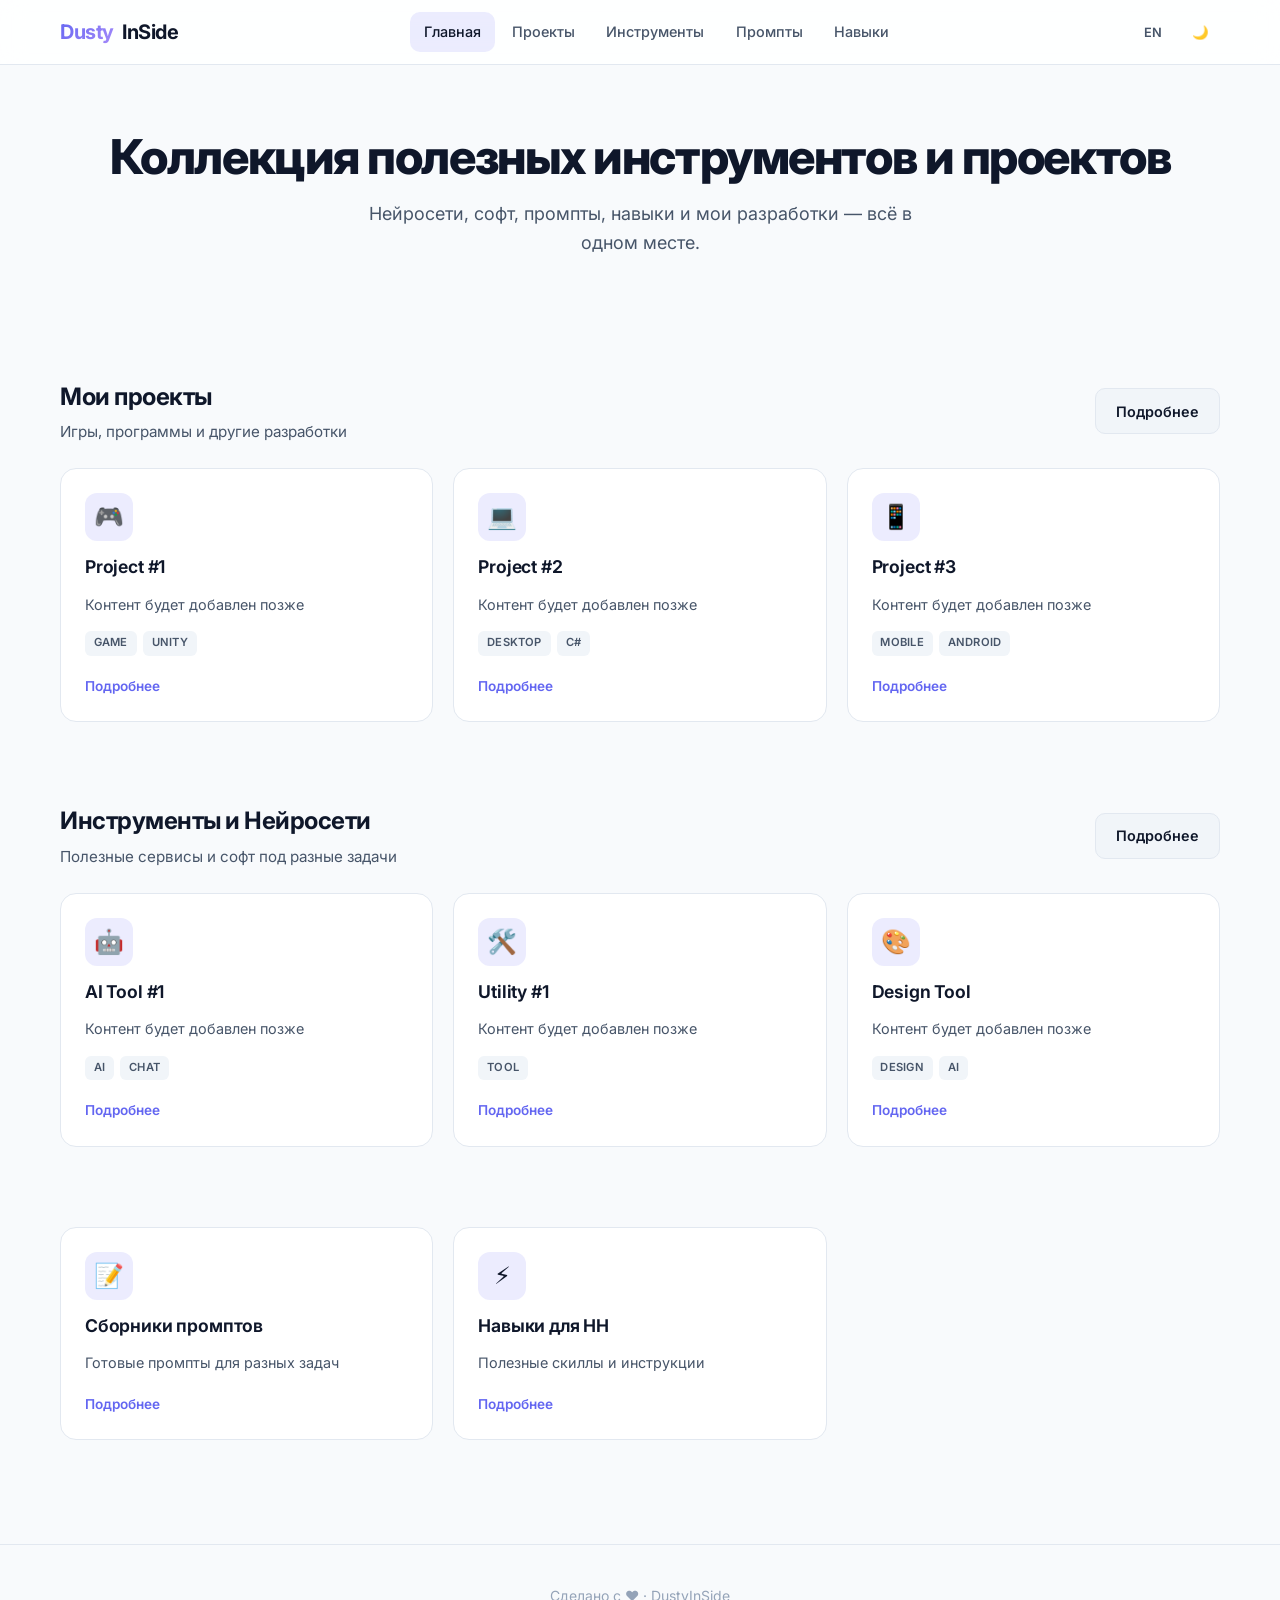
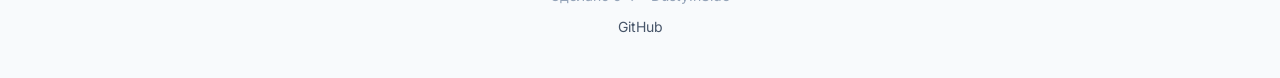
<file: index.html>
<!DOCTYPE html>
<html lang="ru">
<head>
  <meta charset="UTF-8" />
  <meta name="viewport" content="width=device-width, initial-scale=1.0" />
  <meta name="description" content="DustyInSide — коллекция полезных инструментов, нейросетей, промптов и проектов" />
  <title>DustyInSide</title>

  <!-- Fonts -->
  <link rel="preconnect" href="https://fonts.googleapis.com" />
  <link rel="preconnect" href="https://fonts.gstatic.com" crossorigin />
  <link href="https://fonts.googleapis.com/css2?family=Inter:wght@400;500;600;700;800&display=swap" rel="stylesheet" />

  <link rel="stylesheet" href="css/style.css" />
</head>
<body>
  <!-- Header -->
  <header class="header">
    <div class="container header-inner">
      <a href="index.html" class="logo">
        <span>Dusty</span>InSide
      </a>

      <nav class="nav" id="nav">
        <a href="index.html" class="nav-link active" data-i18n="nav_home">Главная</a>
        <a href="projects.html" class="nav-link" data-i18n="nav_projects">Проекты</a>
        <a href="tools.html" class="nav-link" data-i18n="nav_tools">Инструменты</a>
        <a href="prompts.html" class="nav-link" data-i18n="nav_prompts">Промпты</a>
        <a href="skills.html" class="nav-link" data-i18n="nav_skills">Навыки</a>
      </nav>

      <div class="header-actions">
        <button class="icon-btn lang-btn" id="lang-btn" title="Switch language">EN</button>
        <button class="icon-btn" id="theme-btn" title="Toggle theme">
          <span id="theme-icon">🌙</span>
        </button>
        <button class="menu-toggle" id="menu-toggle" aria-label="Menu">
          <svg width="22" height="22" viewBox="0 0 24 24" fill="none" stroke="currentColor" stroke-width="2">
            <path d="M4 6h16M4 12h16M4 18h16"/>
          </svg>
        </button>
      </div>
    </div>
  </header>

  <!-- Main -->
  <main>
    <!-- Hero -->
    <section class="hero">
      <div class="container">
        <h1 data-i18n="hero_title">Коллекция полезных инструментов и проектов</h1>
        <p data-i18n="hero_desc">Нейросети, софт, промпты, навыки и мои разработки — всё в одном месте.</p>
      </div>
    </section>

    <!-- Projects Preview -->
    <section class="section">
      <div class="container">
        <div class="section-header">
          <div>
            <h2 class="section-title" data-i18n="section_projects">Мои проекты</h2>
            <p class="section-subtitle" data-i18n="section_projects_sub">Игры, программы и другие разработки</p>
          </div>
          <a href="projects.html" class="btn btn-secondary" data-i18n="more">Подробнее</a>
        </div>

        <div class="cards-grid">
          <!-- Placeholder cards -->
          <article class="card" data-modal='{"icon":"🎮","title":"Project Placeholder","body":"Описание проекта будет добавлено позже. <br><br>Description will be added later.","link":"#"}'>
            <div class="card-icon">🎮</div>
            <h3 class="card-title">Project #1</h3>
            <p class="card-desc" data-i18n="placeholder_desc">Контент будет добавлен позже</p>
            <div class="card-tags">
              <span class="tag">Game</span>
              <span class="tag">Unity</span>
            </div>
            <span class="card-link" data-i18n="more">Подробнее →</span>
          </article>

          <article class="card" data-modal='{"icon":"💻","title":"App Placeholder","body":"Описание проекта будет добавлено позже.","link":"#"}'>
            <div class="card-icon">💻</div>
            <h3 class="card-title">Project #2</h3>
            <p class="card-desc" data-i18n="placeholder_desc">Контент будет добавлен позже</p>
            <div class="card-tags">
              <span class="tag">Desktop</span>
              <span class="tag">C#</span>
            </div>
            <span class="card-link" data-i18n="more">Подробнее →</span>
          </article>

          <article class="card" data-modal='{"icon":"📱","title":"Mobile Placeholder","body":"Описание проекта будет добавлено позже.","link":"#"}'>
            <div class="card-icon">📱</div>
            <h3 class="card-title">Project #3</h3>
            <p class="card-desc" data-i18n="placeholder_desc">Контент будет добавлен позже</p>
            <div class="card-tags">
              <span class="tag">Mobile</span>
              <span class="tag">Android</span>
            </div>
            <span class="card-link" data-i18n="more">Подробнее →</span>
          </article>
        </div>
      </div>
    </section>

    <!-- Tools Preview -->
    <section class="section">
      <div class="container">
        <div class="section-header">
          <div>
            <h2 class="section-title" data-i18n="section_tools">Инструменты и Нейросети</h2>
            <p class="section-subtitle" data-i18n="section_tools_sub">Полезные сервисы и софт под разные задачи</p>
          </div>
          <a href="tools.html" class="btn btn-secondary" data-i18n="more">Подробнее</a>
        </div>

        <div class="cards-grid">
          <article class="card" data-modal='{"icon":"🤖","title":"AI Tool","body":"Описание инструмента будет добавлено позже.","link":"#"}'>
            <div class="card-icon">🤖</div>
            <h3 class="card-title">AI Tool #1</h3>
            <p class="card-desc" data-i18n="placeholder_desc">Контент будет добавлен позже</p>
            <div class="card-tags">
              <span class="tag">AI</span>
              <span class="tag">Chat</span>
            </div>
            <span class="card-link" data-i18n="more">Подробнее →</span>
          </article>

          <article class="card" data-modal='{"icon":"🛠️","title":"Utility","body":"Описание будет добавлено позже.","link":"#"}'>
            <div class="card-icon">🛠️</div>
            <h3 class="card-title">Utility #1</h3>
            <p class="card-desc" data-i18n="placeholder_desc">Контент будет добавлен позже</p>
            <div class="card-tags">
              <span class="tag">Tool</span>
            </div>
            <span class="card-link" data-i18n="more">Подробнее →</span>
          </article>

          <article class="card" data-modal='{"icon":"🎨","title":"Design Tool","body":"Описание будет добавлено позже.","link":"#"}'>
            <div class="card-icon">🎨</div>
            <h3 class="card-title">Design Tool</h3>
            <p class="card-desc" data-i18n="placeholder_desc">Контент будет добавлен позже</p>
            <div class="card-tags">
              <span class="tag">Design</span>
              <span class="tag">AI</span>
            </div>
            <span class="card-link" data-i18n="more">Подробнее →</span>
          </article>
        </div>
      </div>
    </section>

    <!-- Prompts & Skills teaser -->
    <section class="section">
      <div class="container">
        <div class="cards-grid">
          <a href="prompts.html" class="card" style="text-decoration:none;">
            <div class="card-icon">📝</div>
            <h3 class="card-title" data-i18n="section_prompts">Сборники промптов</h3>
            <p class="card-desc" data-i18n="section_prompts_sub">Готовые промпты для разных задач</p>
            <span class="card-link" data-i18n="more">Подробнее →</span>
          </a>

          <a href="skills.html" class="card" style="text-decoration:none;">
            <div class="card-icon">⚡</div>
            <h3 class="card-title" data-i18n="section_skills">Навыки для НН</h3>
            <p class="card-desc" data-i18n="section_skills_sub">Полезные скиллы и инструкции</p>
            <span class="card-link" data-i18n="more">Подробнее →</span>
          </a>
        </div>
      </div>
    </section>
  </main>

  <!-- Footer -->
  <footer class="footer">
    <div class="container">
      <p data-i18n="footer_text">Сделано с ♥ · DustyInSide</p>
      <p style="margin-top:0.5rem;">
        <a href="https://github.com/DustixLive/DustyInSide" target="_blank" rel="noopener">GitHub</a>
      </p>
    </div>
  </footer>

  <!-- Modal -->
  <div class="modal-overlay" id="modal-overlay">
    <div class="modal">
      <button class="modal-close" onclick="closeModal()" aria-label="Close">✕</button>
      <div class="modal-icon">📂</div>
      <h2 class="modal-title">Title</h2>
      <div class="modal-body">Content</div>
      <div class="modal-actions"></div>
    </div>
  </div>

  <script src="js/main.js"></script>
</body>
</html>
</file>
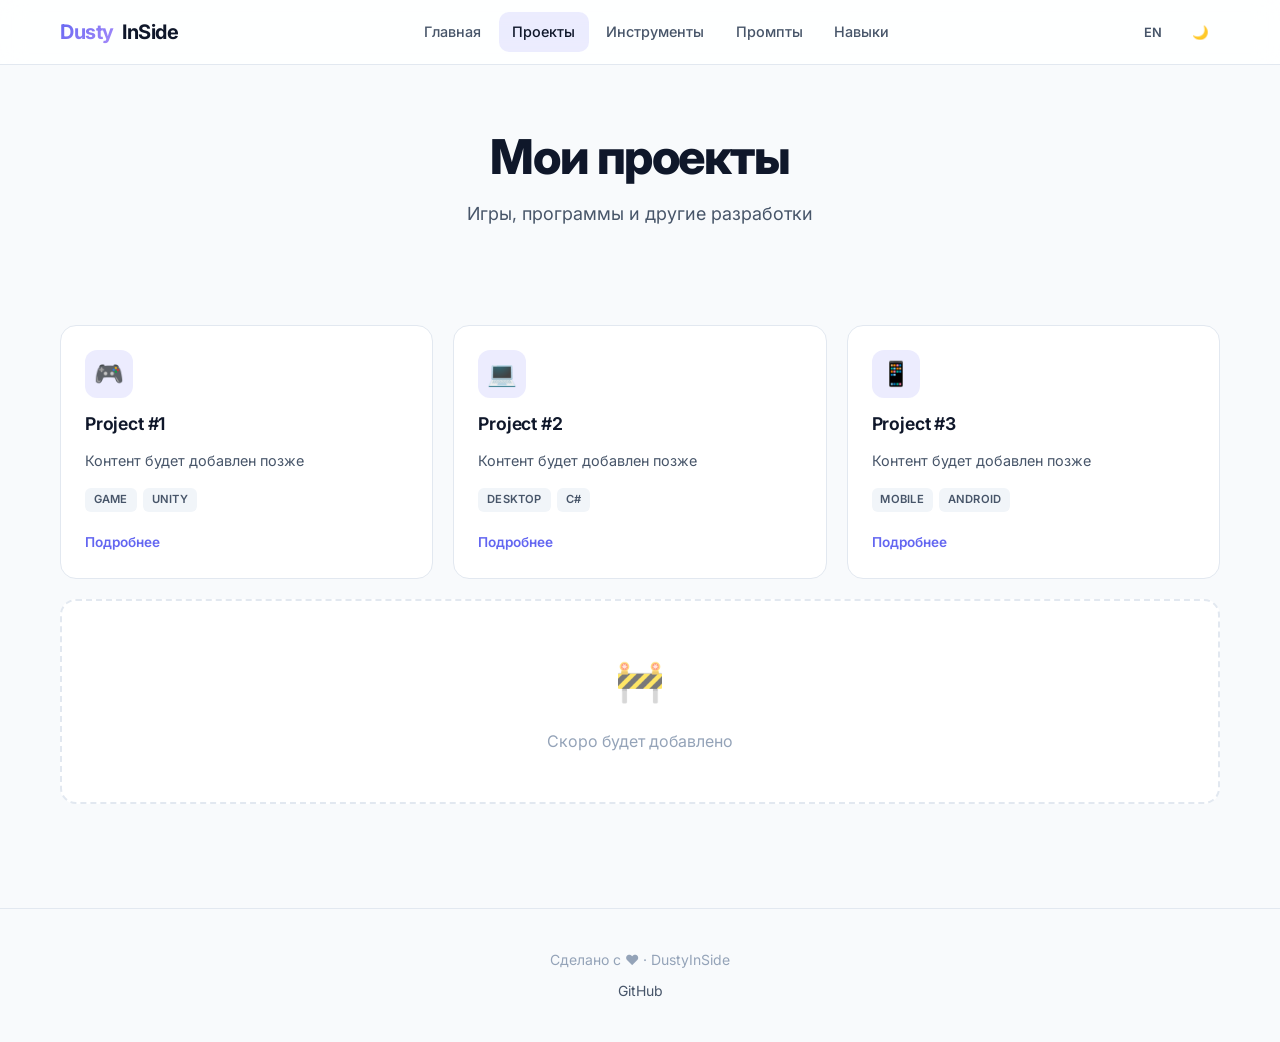
<file: projects.html>
<!DOCTYPE html>
<html lang="ru">
<head>
  <meta charset="UTF-8" />
  <meta name="viewport" content="width=device-width, initial-scale=1.0" />
  <title>Projects — DustyInSide</title>
  <link rel="preconnect" href="https://fonts.googleapis.com" />
  <link rel="preconnect" href="https://fonts.gstatic.com" crossorigin />
  <link href="https://fonts.googleapis.com/css2?family=Inter:wght@400;500;600;700;800&display=swap" rel="stylesheet" />
  <link rel="stylesheet" href="css/style.css" />
</head>
<body>
  <header class="header">
    <div class="container header-inner">
      <a href="index.html" class="logo"><span>Dusty</span>InSide</a>
      <nav class="nav" id="nav">
        <a href="index.html" class="nav-link" data-i18n="nav_home">Главная</a>
        <a href="projects.html" class="nav-link active" data-i18n="nav_projects">Проекты</a>
        <a href="tools.html" class="nav-link" data-i18n="nav_tools">Инструменты</a>
        <a href="prompts.html" class="nav-link" data-i18n="nav_prompts">Промпты</a>
        <a href="skills.html" class="nav-link" data-i18n="nav_skills">Навыки</a>
      </nav>
      <div class="header-actions">
        <button class="icon-btn lang-btn" id="lang-btn">EN</button>
        <button class="icon-btn" id="theme-btn"><span id="theme-icon">🌙</span></button>
        <button class="menu-toggle" id="menu-toggle" aria-label="Menu">
          <svg width="22" height="22" viewBox="0 0 24 24" fill="none" stroke="currentColor" stroke-width="2"><path d="M4 6h16M4 12h16M4 18h16"/></svg>
        </button>
      </div>
    </div>
  </header>

  <main>
    <section class="hero" style="padding-bottom:1.5rem;">
      <div class="container">
        <h1 data-i18n="section_projects">Мои проекты</h1>
        <p data-i18n="section_projects_sub">Игры, программы и другие разработки</p>
      </div>
    </section>

    <section class="section">
      <div class="container">
        <div class="cards-grid">
          <article class="card" data-modal='{"icon":"🎮","title":"Project #1","body":"Полное описание проекта будет здесь.<br><br>Full project description will be here.","link":"#"}'>
            <div class="card-icon">🎮</div>
            <h3 class="card-title">Project #1</h3>
            <p class="card-desc" data-i18n="placeholder_desc">Контент будет добавлен позже</p>
            <div class="card-tags"><span class="tag">Game</span><span class="tag">Unity</span></div>
            <span class="card-link" data-i18n="more">Подробнее →</span>
          </article>

          <article class="card" data-modal='{"icon":"💻","title":"Project #2","body":"Описание будет добавлено позже.","link":"#"}'>
            <div class="card-icon">💻</div>
            <h3 class="card-title">Project #2</h3>
            <p class="card-desc" data-i18n="placeholder_desc">Контент будет добавлен позже</p>
            <div class="card-tags"><span class="tag">Desktop</span><span class="tag">C#</span></div>
            <span class="card-link" data-i18n="more">Подробнее →</span>
          </article>

          <article class="card" data-modal='{"icon":"📱","title":"Project #3","body":"Описание будет добавлено позже.","link":"#"}'>
            <div class="card-icon">📱</div>
            <h3 class="card-title">Project #3</h3>
            <p class="card-desc" data-i18n="placeholder_desc">Контент будет добавлен позже</p>
            <div class="card-tags"><span class="tag">Mobile</span><span class="tag">Android</span></div>
            <span class="card-link" data-i18n="more">Подробнее →</span>
          </article>

          <!-- Empty state example -->
          <div class="placeholder" style="grid-column: 1 / -1;">
            <div class="placeholder-icon">🚧</div>
            <p data-i18n="coming_soon">Скоро будет добавлено</p>
          </div>
        </div>
      </div>
    </section>
  </main>

  <footer class="footer">
    <div class="container">
      <p data-i18n="footer_text">Сделано с ♥ · DustyInSide</p>
      <p style="margin-top:0.5rem;"><a href="https://github.com/DustixLive/DustyInSide" target="_blank" rel="noopener">GitHub</a></p>
    </div>
  </footer>

  <div class="modal-overlay" id="modal-overlay">
    <div class="modal">
      <button class="modal-close" onclick="closeModal()">✕</button>
      <div class="modal-icon">📂</div>
      <h2 class="modal-title">Title</h2>
      <div class="modal-body">Content</div>
      <div class="modal-actions"></div>
    </div>
  </div>

  <script src="js/main.js"></script>
</body>
</html>
</file>
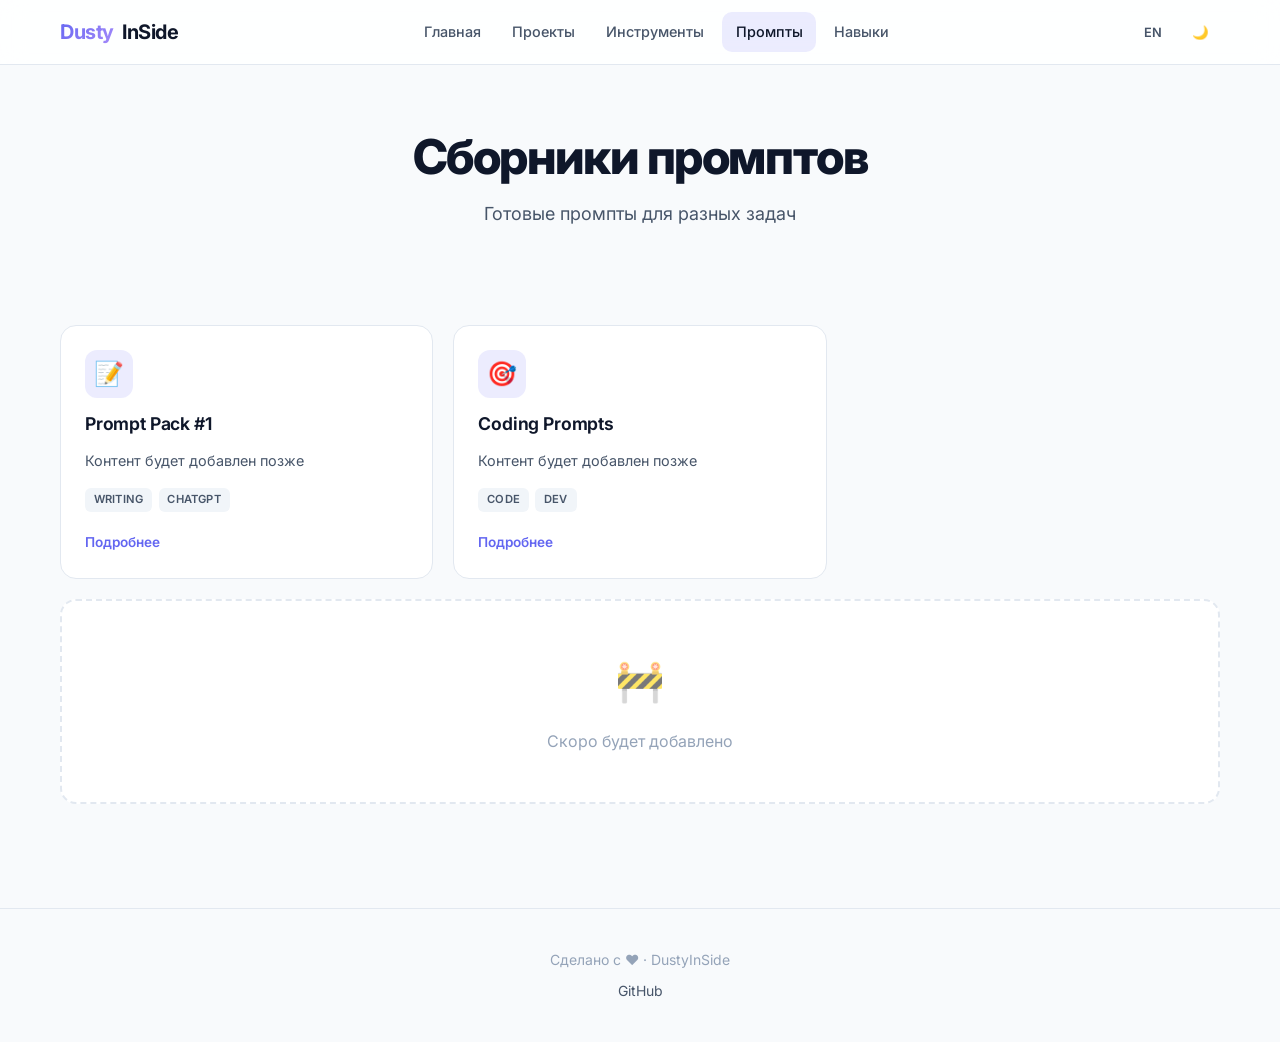
<file: prompts.html>
<!DOCTYPE html>
<html lang="ru">
<head>
  <meta charset="UTF-8" />
  <meta name="viewport" content="width=device-width, initial-scale=1.0" />
  <title>Prompts — DustyInSide</title>
  <link rel="preconnect" href="https://fonts.googleapis.com" />
  <link rel="preconnect" href="https://fonts.gstatic.com" crossorigin />
  <link href="https://fonts.googleapis.com/css2?family=Inter:wght@400;500;600;700;800&display=swap" rel="stylesheet" />
  <link rel="stylesheet" href="css/style.css" />
</head>
<body>
  <header class="header">
    <div class="container header-inner">
      <a href="index.html" class="logo"><span>Dusty</span>InSide</a>
      <nav class="nav" id="nav">
        <a href="index.html" class="nav-link" data-i18n="nav_home">Главная</a>
        <a href="projects.html" class="nav-link" data-i18n="nav_projects">Проекты</a>
        <a href="tools.html" class="nav-link" data-i18n="nav_tools">Инструменты</a>
        <a href="prompts.html" class="nav-link active" data-i18n="nav_prompts">Промпты</a>
        <a href="skills.html" class="nav-link" data-i18n="nav_skills">Навыки</a>
      </nav>
      <div class="header-actions">
        <button class="icon-btn lang-btn" id="lang-btn">EN</button>
        <button class="icon-btn" id="theme-btn"><span id="theme-icon">🌙</span></button>
        <button class="menu-toggle" id="menu-toggle" aria-label="Menu">
          <svg width="22" height="22" viewBox="0 0 24 24" fill="none" stroke="currentColor" stroke-width="2"><path d="M4 6h16M4 12h16M4 18h16"/></svg>
        </button>
      </div>
    </div>
  </header>

  <main>
    <section class="hero" style="padding-bottom:1.5rem;">
      <div class="container">
        <h1 data-i18n="section_prompts">Сборники промптов</h1>
        <p data-i18n="section_prompts_sub">Готовые промпты для разных задач</p>
      </div>
    </section>

    <section class="section">
      <div class="container">
        <div class="cards-grid">
          <article class="card" data-modal='{"icon":"📝","title":"Prompt Pack #1","body":"Описание сборника промптов будет здесь.","link":"#"}'>
            <div class="card-icon">📝</div>
            <h3 class="card-title">Prompt Pack #1</h3>
            <p class="card-desc" data-i18n="placeholder_desc">Контент будет добавлен позже</p>
            <div class="card-tags"><span class="tag">Writing</span><span class="tag">ChatGPT</span></div>
            <span class="card-link" data-i18n="more">Подробнее →</span>
          </article>

          <article class="card" data-modal='{"icon":"🎯","title":"Coding Prompts","body":"Описание будет добавлено позже.","link":"#"}'>
            <div class="card-icon">🎯</div>
            <h3 class="card-title">Coding Prompts</h3>
            <p class="card-desc" data-i18n="placeholder_desc">Контент будет добавлен позже</p>
            <div class="card-tags"><span class="tag">Code</span><span class="tag">Dev</span></div>
            <span class="card-link" data-i18n="more">Подробнее →</span>
          </article>

          <div class="placeholder" style="grid-column: 1 / -1;">
            <div class="placeholder-icon">🚧</div>
            <p data-i18n="coming_soon">Скоро будет добавлено</p>
          </div>
        </div>
      </div>
    </section>
  </main>

  <footer class="footer">
    <div class="container">
      <p data-i18n="footer_text">Сделано с ♥ · DustyInSide</p>
      <p style="margin-top:0.5rem;"><a href="https://github.com/DustixLive/DustyInSide" target="_blank" rel="noopener">GitHub</a></p>
    </div>
  </footer>

  <div class="modal-overlay" id="modal-overlay">
    <div class="modal">
      <button class="modal-close" onclick="closeModal()">✕</button>
      <div class="modal-icon">📂</div>
      <h2 class="modal-title">Title</h2>
      <div class="modal-body">Content</div>
      <div class="modal-actions"></div>
    </div>
  </div>

  <script src="js/main.js"></script>
</body>
</html>
</file>
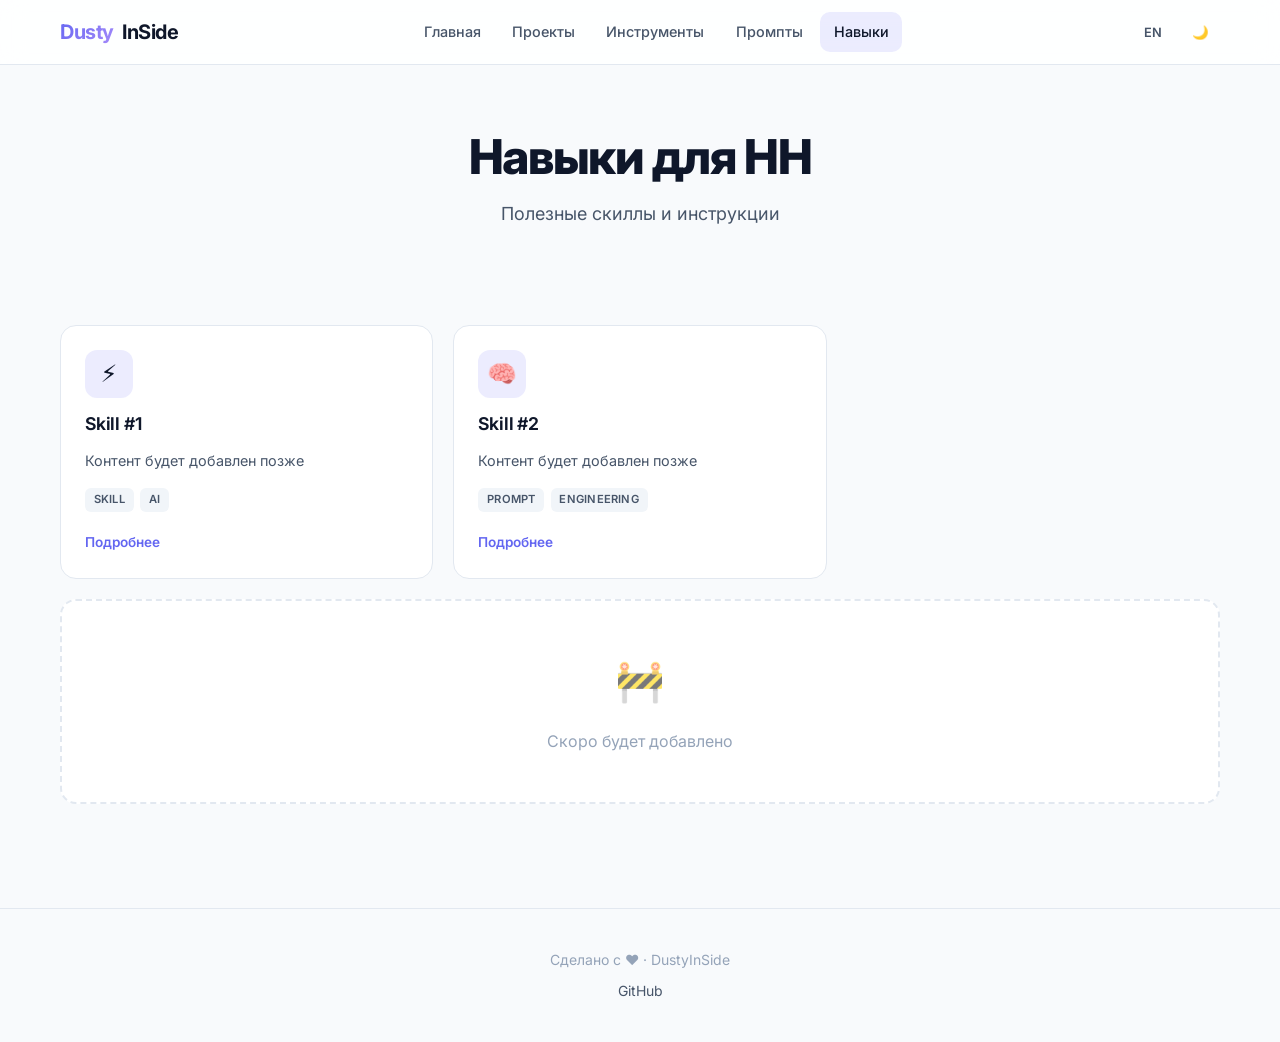
<file: skills.html>
<!DOCTYPE html>
<html lang="ru">
<head>
  <meta charset="UTF-8" />
  <meta name="viewport" content="width=device-width, initial-scale=1.0" />
  <title>Skills — DustyInSide</title>
  <link rel="preconnect" href="https://fonts.googleapis.com" />
  <link rel="preconnect" href="https://fonts.gstatic.com" crossorigin />
  <link href="https://fonts.googleapis.com/css2?family=Inter:wght@400;500;600;700;800&display=swap" rel="stylesheet" />
  <link rel="stylesheet" href="css/style.css" />
</head>
<body>
  <header class="header">
    <div class="container header-inner">
      <a href="index.html" class="logo"><span>Dusty</span>InSide</a>
      <nav class="nav" id="nav">
        <a href="index.html" class="nav-link" data-i18n="nav_home">Главная</a>
        <a href="projects.html" class="nav-link" data-i18n="nav_projects">Проекты</a>
        <a href="tools.html" class="nav-link" data-i18n="nav_tools">Инструменты</a>
        <a href="prompts.html" class="nav-link" data-i18n="nav_prompts">Промпты</a>
        <a href="skills.html" class="nav-link active" data-i18n="nav_skills">Навыки</a>
      </nav>
      <div class="header-actions">
        <button class="icon-btn lang-btn" id="lang-btn">EN</button>
        <button class="icon-btn" id="theme-btn"><span id="theme-icon">🌙</span></button>
        <button class="menu-toggle" id="menu-toggle" aria-label="Menu">
          <svg width="22" height="22" viewBox="0 0 24 24" fill="none" stroke="currentColor" stroke-width="2"><path d="M4 6h16M4 12h16M4 18h16"/></svg>
        </button>
      </div>
    </div>
  </header>

  <main>
    <section class="hero" style="padding-bottom:1.5rem;">
      <div class="container">
        <h1 data-i18n="section_skills">Навыки для НН</h1>
        <p data-i18n="section_skills_sub">Полезные скиллы и инструкции</p>
      </div>
    </section>

    <section class="section">
      <div class="container">
        <div class="cards-grid">
          <article class="card" data-modal='{"icon":"⚡","title":"Skill #1","body":"Описание навыка будет здесь.","link":"#"}'>
            <div class="card-icon">⚡</div>
            <h3 class="card-title">Skill #1</h3>
            <p class="card-desc" data-i18n="placeholder_desc">Контент будет добавлен позже</p>
            <div class="card-tags"><span class="tag">Skill</span><span class="tag">AI</span></div>
            <span class="card-link" data-i18n="more">Подробнее →</span>
          </article>

          <article class="card" data-modal='{"icon":"🧠","title":"Skill #2","body":"Описание будет добавлено позже.","link":"#"}'>
            <div class="card-icon">🧠</div>
            <h3 class="card-title">Skill #2</h3>
            <p class="card-desc" data-i18n="placeholder_desc">Контент будет добавлен позже</p>
            <div class="card-tags"><span class="tag">Prompt</span><span class="tag">Engineering</span></div>
            <span class="card-link" data-i18n="more">Подробнее →</span>
          </article>

          <div class="placeholder" style="grid-column: 1 / -1;">
            <div class="placeholder-icon">🚧</div>
            <p data-i18n="coming_soon">Скоро будет добавлено</p>
          </div>
        </div>
      </div>
    </section>
  </main>

  <footer class="footer">
    <div class="container">
      <p data-i18n="footer_text">Сделано с ♥ · DustyInSide</p>
      <p style="margin-top:0.5rem;"><a href="https://github.com/DustixLive/DustyInSide" target="_blank" rel="noopener">GitHub</a></p>
    </div>
  </footer>

  <div class="modal-overlay" id="modal-overlay">
    <div class="modal">
      <button class="modal-close" onclick="closeModal()">✕</button>
      <div class="modal-icon">📂</div>
      <h2 class="modal-title">Title</h2>
      <div class="modal-body">Content</div>
      <div class="modal-actions"></div>
    </div>
  </div>

  <script src="js/main.js"></script>
</body>
</html>
</file>
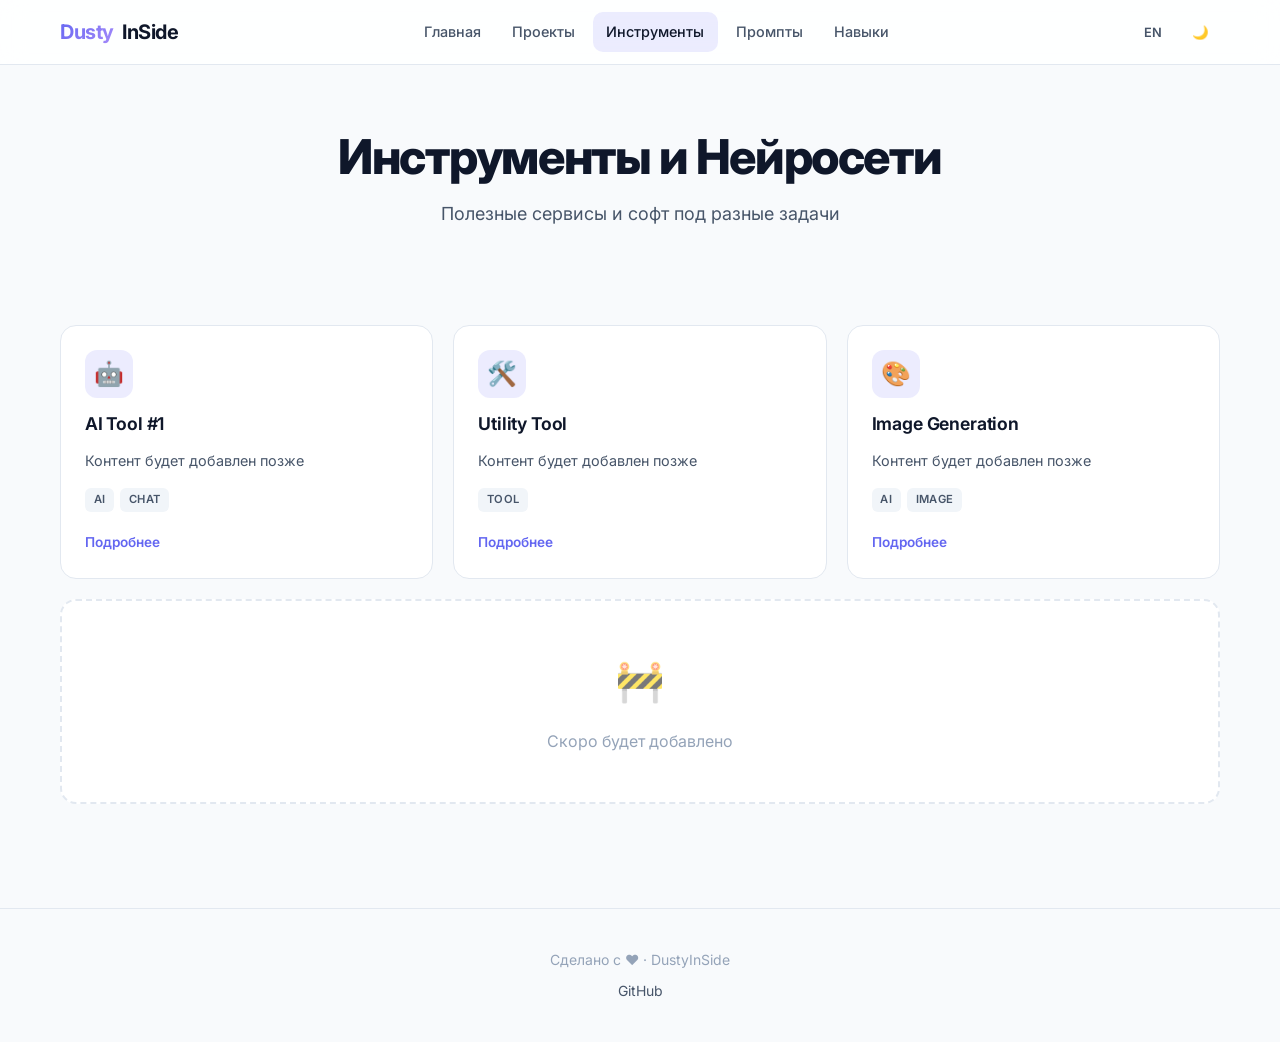
<file: tools.html>
<!DOCTYPE html>
<html lang="ru">
<head>
  <meta charset="UTF-8" />
  <meta name="viewport" content="width=device-width, initial-scale=1.0" />
  <title>Tools — DustyInSide</title>
  <link rel="preconnect" href="https://fonts.googleapis.com" />
  <link rel="preconnect" href="https://fonts.gstatic.com" crossorigin />
  <link href="https://fonts.googleapis.com/css2?family=Inter:wght@400;500;600;700;800&display=swap" rel="stylesheet" />
  <link rel="stylesheet" href="css/style.css" />
</head>
<body>
  <header class="header">
    <div class="container header-inner">
      <a href="index.html" class="logo"><span>Dusty</span>InSide</a>
      <nav class="nav" id="nav">
        <a href="index.html" class="nav-link" data-i18n="nav_home">Главная</a>
        <a href="projects.html" class="nav-link" data-i18n="nav_projects">Проекты</a>
        <a href="tools.html" class="nav-link active" data-i18n="nav_tools">Инструменты</a>
        <a href="prompts.html" class="nav-link" data-i18n="nav_prompts">Промпты</a>
        <a href="skills.html" class="nav-link" data-i18n="nav_skills">Навыки</a>
      </nav>
      <div class="header-actions">
        <button class="icon-btn lang-btn" id="lang-btn">EN</button>
        <button class="icon-btn" id="theme-btn"><span id="theme-icon">🌙</span></button>
        <button class="menu-toggle" id="menu-toggle" aria-label="Menu">
          <svg width="22" height="22" viewBox="0 0 24 24" fill="none" stroke="currentColor" stroke-width="2"><path d="M4 6h16M4 12h16M4 18h16"/></svg>
        </button>
      </div>
    </div>
  </header>

  <main>
    <section class="hero" style="padding-bottom:1.5rem;">
      <div class="container">
        <h1 data-i18n="section_tools">Инструменты и Нейросети</h1>
        <p data-i18n="section_tools_sub">Полезные сервисы и софт под разные задачи</p>
      </div>
    </section>

    <section class="section">
      <div class="container">
        <div class="cards-grid">
          <article class="card" data-modal='{"icon":"🤖","title":"AI Chat","body":"Описание инструмента будет добавлено позже.","link":"#"}'>
            <div class="card-icon">🤖</div>
            <h3 class="card-title">AI Tool #1</h3>
            <p class="card-desc" data-i18n="placeholder_desc">Контент будет добавлен позже</p>
            <div class="card-tags"><span class="tag">AI</span><span class="tag">Chat</span></div>
            <span class="card-link" data-i18n="more">Подробнее →</span>
          </article>

          <article class="card" data-modal='{"icon":"🛠️","title":"Utility","body":"Описание будет добавлено позже.","link":"#"}'>
            <div class="card-icon">🛠️</div>
            <h3 class="card-title">Utility Tool</h3>
            <p class="card-desc" data-i18n="placeholder_desc">Контент будет добавлен позже</p>
            <div class="card-tags"><span class="tag">Tool</span></div>
            <span class="card-link" data-i18n="more">Подробнее →</span>
          </article>

          <article class="card" data-modal='{"icon":"🎨","title":"Image AI","body":"Описание будет добавлено позже.","link":"#"}'>
            <div class="card-icon">🎨</div>
            <h3 class="card-title">Image Generation</h3>
            <p class="card-desc" data-i18n="placeholder_desc">Контент будет добавлен позже</p>
            <div class="card-tags"><span class="tag">AI</span><span class="tag">Image</span></div>
            <span class="card-link" data-i18n="more">Подробнее →</span>
          </article>

          <div class="placeholder" style="grid-column: 1 / -1;">
            <div class="placeholder-icon">🚧</div>
            <p data-i18n="coming_soon">Скоро будет добавлено</p>
          </div>
        </div>
      </div>
    </section>
  </main>

  <footer class="footer">
    <div class="container">
      <p data-i18n="footer_text">Сделано с ♥ · DustyInSide</p>
      <p style="margin-top:0.5rem;"><a href="https://github.com/DustixLive/DustyInSide" target="_blank" rel="noopener">GitHub</a></p>
    </div>
  </footer>

  <div class="modal-overlay" id="modal-overlay">
    <div class="modal">
      <button class="modal-close" onclick="closeModal()">✕</button>
      <div class="modal-icon">📂</div>
      <h2 class="modal-title">Title</h2>
      <div class="modal-body">Content</div>
      <div class="modal-actions"></div>
    </div>
  </div>

  <script src="js/main.js"></script>
</body>
</html>
</file>
<file: css/style.css>
/* ===== CSS Variables & Themes ===== */
:root {
  /* Light theme (default) */
  --bg-primary: #f8fafc;
  --bg-secondary: #ffffff;
  --bg-card: #ffffff;
  --bg-hover: #f1f5f9;
  --text-primary: #0f172a;
  --text-secondary: #475569;
  --text-muted: #94a3b8;
  --accent: #6366f1;
  --accent-hover: #4f46e5;
  --accent-soft: rgba(99, 102, 241, 0.12);
  --border: #e2e8f0;
  --shadow: 0 4px 6px -1px rgb(0 0 0 / 0.07), 0 2px 4px -2px rgb(0 0 0 / 0.05);
  --shadow-lg: 0 10px 15px -3px rgb(0 0 0 / 0.08), 0 4px 6px -4px rgb(0 0 0 / 0.05);
  --radius: 16px;
  --radius-sm: 10px;
  --transition: 0.25s cubic-bezier(0.4, 0, 0.2, 1);
  --font: 'Inter', system-ui, -apple-system, BlinkMacSystemFont, 'Segoe UI', Roboto, sans-serif;
}

[data-theme="dark"] {
  --bg-primary: #0b0f19;
  --bg-secondary: #111827;
  --bg-card: #151c2c;
  --bg-hover: #1e293b;
  --text-primary: #f1f5f9;
  --text-secondary: #94a3b8;
  --text-muted: #64748b;
  --accent: #818cf8;
  --accent-hover: #a5b4fc;
  --accent-soft: rgba(129, 140, 248, 0.15);
  --border: #1e293b;
  --shadow: 0 4px 6px -1px rgb(0 0 0 / 0.4), 0 2px 4px -2px rgb(0 0 0 / 0.3);
  --shadow-lg: 0 10px 25px -5px rgb(0 0 0 / 0.5), 0 8px 10px -6px rgb(0 0 0 / 0.4);
}

/* ===== Reset & Base ===== */
*, *::before, *::after {
  box-sizing: border-box;
  margin: 0;
  padding: 0;
}

html {
  scroll-behavior: smooth;
  font-size: 16px;
}

body {
  font-family: var(--font);
  background: var(--bg-primary);
  color: var(--text-primary);
  line-height: 1.6;
  min-height: 100vh;
  transition: background-color var(--transition), color var(--transition);
  overflow-x: hidden;
}

a {
  color: inherit;
  text-decoration: none;
}

img {
  max-width: 100%;
  display: block;
}

button {
  font-family: inherit;
  cursor: pointer;
  border: none;
  background: none;
}

ul, ol {
  list-style: none;
}

/* ===== Layout ===== */
.container {
  width: 100%;
  max-width: 1200px;
  margin: 0 auto;
  padding: 0 1.25rem;
}

/* ===== Header ===== */
.header {
  position: sticky;
  top: 0;
  z-index: 100;
  background: color-mix(in srgb, var(--bg-secondary) 85%, transparent);
  backdrop-filter: blur(12px);
  -webkit-backdrop-filter: blur(12px);
  border-bottom: 1px solid var(--border);
  transition: background var(--transition), border-color var(--transition);
}

.header-inner {
  display: flex;
  align-items: center;
  justify-content: space-between;
  height: 64px;
  gap: 1rem;
}

.logo {
  font-weight: 700;
  font-size: 1.25rem;
  letter-spacing: -0.02em;
  display: flex;
  align-items: center;
  gap: 0.5rem;
}

.logo span {
  background: linear-gradient(135deg, var(--accent), #a78bfa);
  -webkit-background-clip: text;
  -webkit-text-fill-color: transparent;
  background-clip: text;
}

.nav {
  display: flex;
  align-items: center;
  gap: 0.25rem;
}

.nav-link {
  padding: 0.5rem 0.85rem;
  border-radius: var(--radius-sm);
  font-size: 0.9rem;
  font-weight: 500;
  color: var(--text-secondary);
  transition: all var(--transition);
}

.nav-link:hover,
.nav-link.active {
  color: var(--text-primary);
  background: var(--accent-soft);
}

.header-actions {
  display: flex;
  align-items: center;
  gap: 0.5rem;
}

.icon-btn {
  width: 40px;
  height: 40px;
  border-radius: 50%;
  display: flex;
  align-items: center;
  justify-content: center;
  color: var(--text-secondary);
  transition: all var(--transition);
  background: transparent;
}

.icon-btn:hover {
  background: var(--bg-hover);
  color: var(--text-primary);
}

.lang-btn {
  font-size: 0.8rem;
  font-weight: 600;
  letter-spacing: 0.02em;
  padding: 0 0.6rem;
  width: auto;
  border-radius: 20px;
}

/* Mobile menu button */
.menu-toggle {
  display: none;
  width: 40px;
  height: 40px;
  border-radius: var(--radius-sm);
  align-items: center;
  justify-content: center;
  color: var(--text-primary);
}

/* ===== Hero ===== */
.hero {
  padding: 4rem 0 3rem;
  text-align: center;
}

.hero h1 {
  font-size: clamp(2rem, 5vw, 3rem);
  font-weight: 800;
  letter-spacing: -0.03em;
  line-height: 1.15;
  margin-bottom: 1rem;
}

.hero p {
  font-size: 1.125rem;
  color: var(--text-secondary);
  max-width: 560px;
  margin: 0 auto 2rem;
}

/* ===== Section ===== */
.section {
  padding: 2.5rem 0;
}

.section-header {
  display: flex;
  align-items: center;
  justify-content: space-between;
  margin-bottom: 1.5rem;
  gap: 1rem;
  flex-wrap: wrap;
}

.section-title {
  font-size: 1.5rem;
  font-weight: 700;
  letter-spacing: -0.02em;
}

.section-subtitle {
  color: var(--text-secondary);
  font-size: 0.95rem;
  margin-top: 0.25rem;
}

/* ===== Cards Grid ===== */
.cards-grid {
  display: grid;
  grid-template-columns: repeat(auto-fill, minmax(280px, 1fr));
  gap: 1.25rem;
}

.card {
  background: var(--bg-card);
  border: 1px solid var(--border);
  border-radius: var(--radius);
  padding: 1.5rem;
  transition: all var(--transition);
  cursor: pointer;
  display: flex;
  flex-direction: column;
  gap: 0.75rem;
  position: relative;
  overflow: hidden;
}

.card:hover {
  transform: translateY(-4px);
  box-shadow: var(--shadow-lg);
  border-color: color-mix(in srgb, var(--accent) 40%, var(--border));
}

.card-icon {
  width: 48px;
  height: 48px;
  border-radius: 12px;
  background: var(--accent-soft);
  display: flex;
  align-items: center;
  justify-content: center;
  font-size: 1.5rem;
  flex-shrink: 0;
}

.card-title {
  font-size: 1.1rem;
  font-weight: 650;
  letter-spacing: -0.01em;
}

.card-desc {
  font-size: 0.9rem;
  color: var(--text-secondary);
  line-height: 1.5;
  flex-grow: 1;
}

.card-tags {
  display: flex;
  flex-wrap: wrap;
  gap: 0.4rem;
  margin-top: 0.25rem;
}

.tag {
  font-size: 0.7rem;
  font-weight: 600;
  padding: 0.2rem 0.55rem;
  border-radius: 6px;
  background: var(--bg-hover);
  color: var(--text-secondary);
  letter-spacing: 0.02em;
  text-transform: uppercase;
}

.card-link {
  display: inline-flex;
  align-items: center;
  gap: 0.35rem;
  font-size: 0.85rem;
  font-weight: 600;
  color: var(--accent);
  margin-top: 0.5rem;
  transition: gap var(--transition);
}

.card:hover .card-link {
  gap: 0.55rem;
}

/* ===== Modal (for detailed info) ===== */
.modal-overlay {
  position: fixed;
  inset: 0;
  background: rgba(0, 0, 0, 0.5);
  backdrop-filter: blur(4px);
  z-index: 200;
  display: flex;
  align-items: center;
  justify-content: center;
  padding: 1rem;
  opacity: 0;
  visibility: hidden;
  transition: all var(--transition);
}

.modal-overlay.active {
  opacity: 1;
  visibility: visible;
}

.modal {
  background: var(--bg-secondary);
  border: 1px solid var(--border);
  border-radius: calc(var(--radius) + 4px);
  width: 100%;
  max-width: 560px;
  max-height: 90vh;
  overflow-y: auto;
  padding: 2rem;
  position: relative;
  transform: scale(0.95) translateY(10px);
  transition: transform var(--transition);
  box-shadow: var(--shadow-lg);
}

.modal-overlay.active .modal {
  transform: scale(1) translateY(0);
}

.modal-close {
  position: absolute;
  top: 1rem;
  right: 1rem;
  width: 36px;
  height: 36px;
  border-radius: 50%;
  display: flex;
  align-items: center;
  justify-content: center;
  color: var(--text-muted);
  transition: all var(--transition);
}

.modal-close:hover {
  background: var(--bg-hover);
  color: var(--text-primary);
}

.modal-icon {
  width: 56px;
  height: 56px;
  border-radius: 14px;
  background: var(--accent-soft);
  display: flex;
  align-items: center;
  justify-content: center;
  font-size: 1.75rem;
  margin-bottom: 1.25rem;
}

.modal h2 {
  font-size: 1.5rem;
  font-weight: 700;
  margin-bottom: 0.75rem;
  letter-spacing: -0.02em;
}

.modal-body {
  color: var(--text-secondary);
  font-size: 0.95rem;
  line-height: 1.65;
  margin-bottom: 1.5rem;
}

.modal-actions {
  display: flex;
  gap: 0.75rem;
  flex-wrap: wrap;
}

.btn {
  display: inline-flex;
  align-items: center;
  justify-content: center;
  gap: 0.4rem;
  padding: 0.65rem 1.25rem;
  border-radius: var(--radius-sm);
  font-weight: 600;
  font-size: 0.9rem;
  transition: all var(--transition);
}

.btn-primary {
  background: var(--accent);
  color: white;
}

.btn-primary:hover {
  background: var(--accent-hover);
  transform: translateY(-1px);
}

.btn-secondary {
  background: var(--bg-hover);
  color: var(--text-primary);
  border: 1px solid var(--border);
}

.btn-secondary:hover {
  background: var(--border);
}

/* ===== Footer ===== */
.footer {
  margin-top: 4rem;
  padding: 2.5rem 0;
  border-top: 1px solid var(--border);
  text-align: center;
  color: var(--text-muted);
  font-size: 0.875rem;
}

.footer a {
  color: var(--text-secondary);
  transition: color var(--transition);
}

.footer a:hover {
  color: var(--accent);
}

/* ===== Placeholder / Empty state ===== */
.placeholder {
  text-align: center;
  padding: 3rem 1rem;
  color: var(--text-muted);
  border: 2px dashed var(--border);
  border-radius: var(--radius);
  background: var(--bg-secondary);
}

.placeholder-icon {
  font-size: 2.5rem;
  margin-bottom: 1rem;
  opacity: 0.6;
}

/* ===== Responsive ===== */
@media (max-width: 768px) {
  .nav {
    display: none;
    position: absolute;
    top: 64px;
    left: 0;
    right: 0;
    background: var(--bg-secondary);
    border-bottom: 1px solid var(--border);
    flex-direction: column;
    padding: 1rem;
    gap: 0.25rem;
  }

  .nav.open {
    display: flex;
  }

  .nav-link {
    width: 100%;
    text-align: left;
    padding: 0.75rem 1rem;
  }

  .menu-toggle {
    display: flex;
  }

  .hero {
    padding: 2.5rem 0 2rem;
  }

  .cards-grid {
    grid-template-columns: 1fr;
  }

  .section-header {
    flex-direction: column;
    align-items: flex-start;
  }
}

@media (max-width: 480px) {
  .header-inner {
    height: 56px;
  }

  .logo {
    font-size: 1.1rem;
  }

  .modal {
    padding: 1.5rem;
  }
}

/* ===== Utilities ===== */
.hidden {
  display: none !important;
}

.sr-only {
  position: absolute;
  width: 1px;
  height: 1px;
  padding: 0;
  margin: -1px;
  overflow: hidden;
  clip: rect(0, 0, 0, 0);
  white-space: nowrap;
  border: 0;
}
</file>
